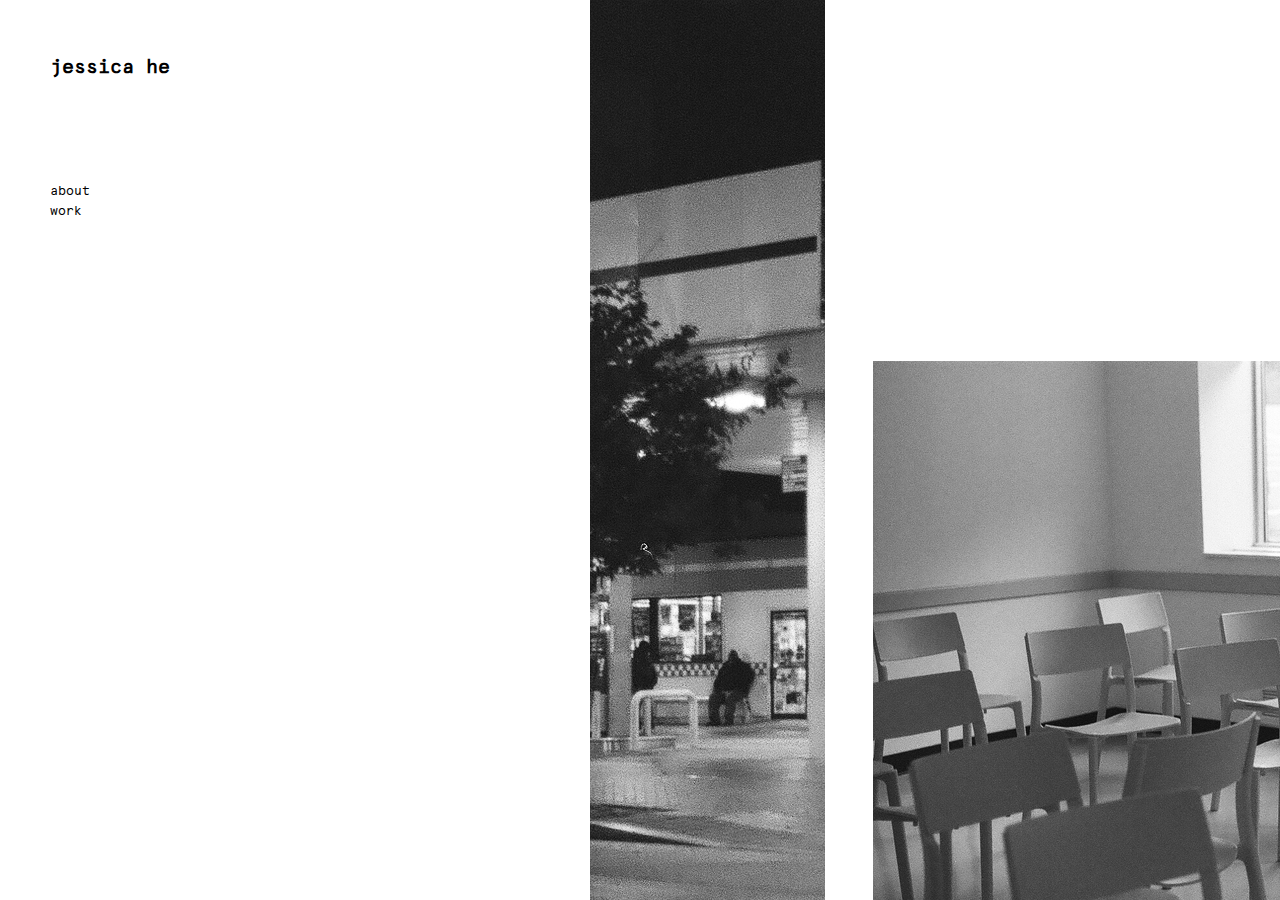
<file: index.html>
<!DOCTYPE html>
<head>
	<title>jessica he</title>

	<meta name="viewport" content="width=device-width, initial-scale=1">

	<link rel="stylesheet" text="text/css" href="index.css">

	<style type="text/css" media="all">@import url("apercu_mono.css");</style>
</head>
<body>

<div class="left">

<!--sidebar-->

	<div class="sidebar">
		<h1><a href="index.html">jessica he</a></h1>
		<div class="menu">
			<p><a href="about.html">about</a></p>
			<button class="dropdown-btn">work</button>

<!--pages-->

				<div class="work-dropdown">
					<p><a href="design.html">design</a>
					<p><a href="illustration.html">illustration</a>
					<p><a href="photography.html">photography</a>
				</div>
		</div>
	</div>

<!--footer
	<div class="footer">
		<p>2019
	</div>
-->

</div>

<!--main-->

	<div class="wrapper">
		<img src="strip.jpg">&nbsp;&nbsp;&nbsp;&nbsp;&nbsp;
		<img src="chairs.jpg">
	</div>

<!--javascript-->

	<script>
		var dropdown = document.getElementsByClassName("dropdown-btn");
		var i;
		for (i = 0; i < dropdown.length; i++) {
			dropdown[i].addEventListener("click", function() {
		this.classList.toggle("active");
		var dropdownContent = this.nextElementSibling;
		if (dropdownContent.style.display === "block") {
      dropdownContent.style.display = "none";
    } else {
      dropdownContent.style.display = "block";
    }
  });
}
	</script>
</body>
</html>
</file>
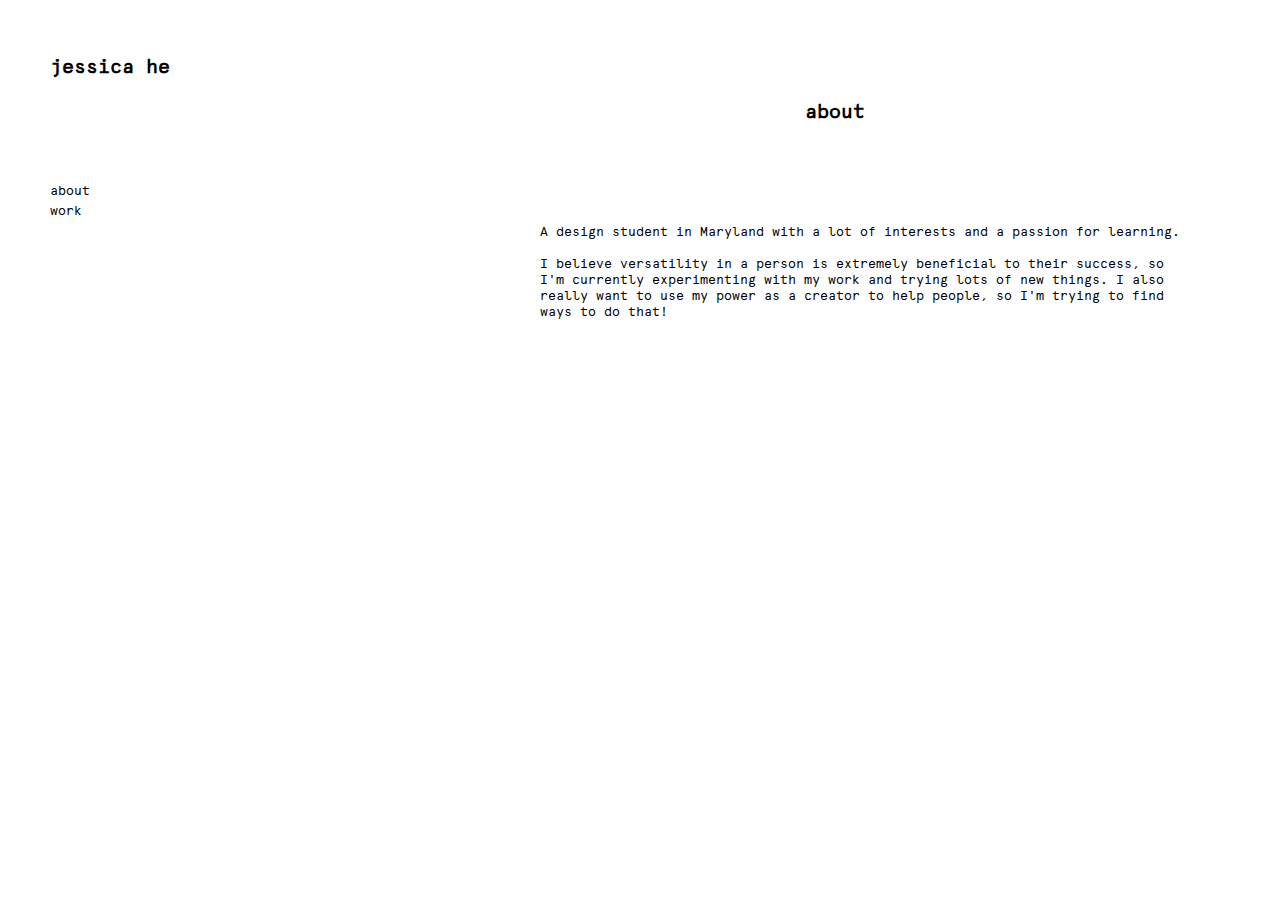
<file: about.html>
<!DOCTYPE html>
<head>
	<title>jessica he / about</title>

	<meta name="viewport" content="width=device-width, initial-scale=1">

	<link rel="stylesheet" text="text/css" href="about.css">

	<style type="text/css" media="all">@import url("apercu_mono.css");</style>
</head>
<body>
<!--sidebar-->

	<div class="sidebar">
		<h1><a href="index.html">jessica he</a></h1>
		<div class="menu">
			<p><a href="about.html">about</a></p>
			<button class="dropdown-btn">work</button>

<!--pages-->

				<div class="work-dropdown">
					<p><a href="design.html">design</a>
					<p><a href="illustration.html">illustration</a>
					<p><a href="photography.html">photography</a>
				</div>
		</div>
	</div>

<!--about-->

	<div class="wrapper">
		<div class="about">
			<h1><center>about</center></h1>
			<p>A design student in Maryland with a lot of interests and a passion for learning.</p>
			<br>I believe versatility in a person is extremely beneficial to their success, so I'm currently experimenting with my work and trying lots of new things. I also really want to use my power as a creator to help people, so I'm trying to find ways to do that!</p>
		</div>
		<!-- <br><a href="now.html">what I'm up to now</a> -->
	</div>

<!--javascript-->

	<script>
		var dropdown = document.getElementsByClassName("dropdown-btn");
		var i;
		for (i = 0; i < dropdown.length; i++) {
			dropdown[i].addEventListener("click", function() {
		this.classList.toggle("active");
		var dropdownContent = this.nextElementSibling;
		if (dropdownContent.style.display === "block") {
      dropdownContent.style.display = "none";
    } else {
      dropdownContent.style.display = "block";
    }
  });
}
	</script>
	
</body>
</html>
</file>
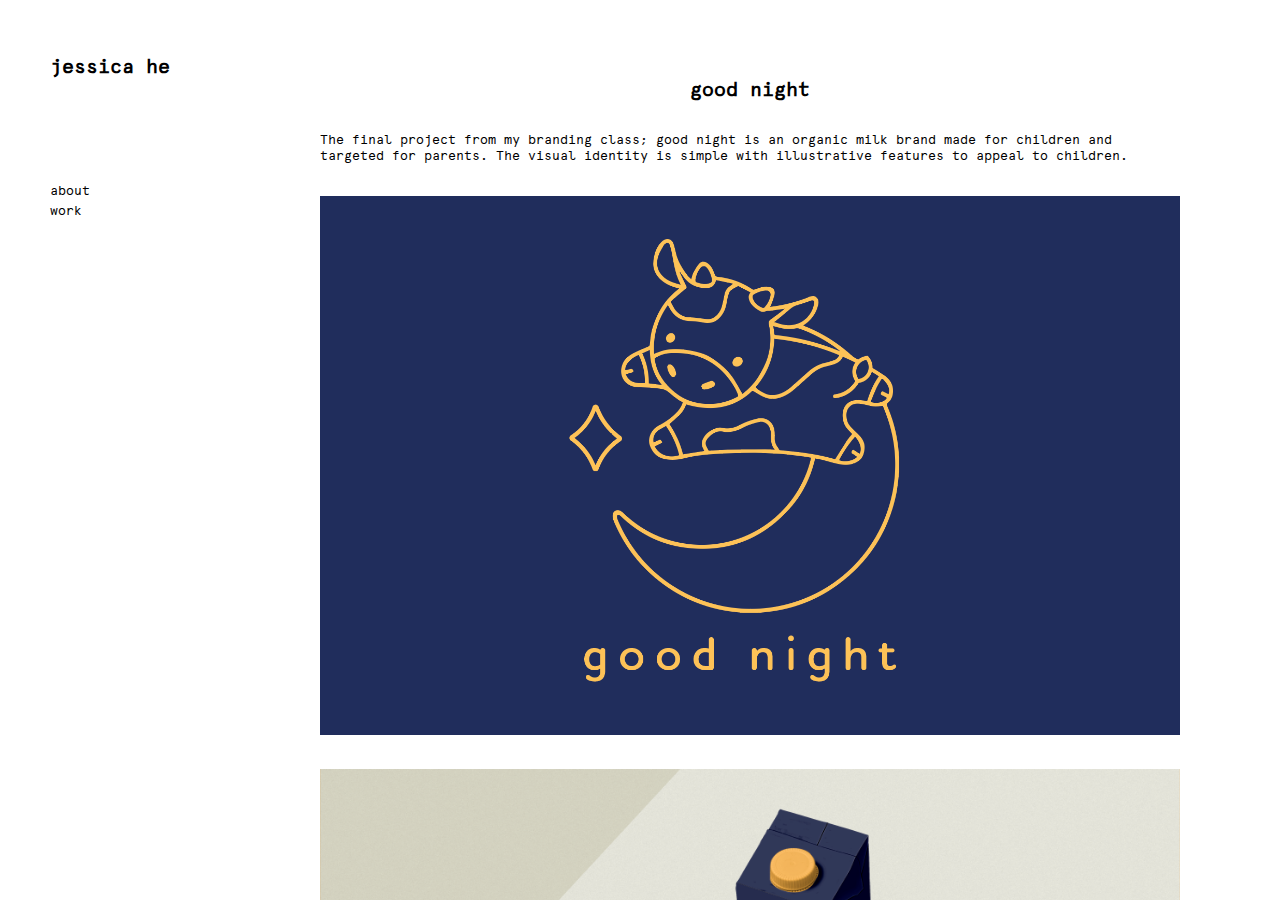
<file: good-night.html>
<!DOCTYPE html>
<head>
	<title>jessica he / good night</title>

	<meta name="viewport" content="width=device-width, initial-scale=1">

	<link rel="stylesheet" text="text/css" href="good-night.css">

	<style type="text/css" media="all">@import url("apercu_mono.css");</style>
</head>
<body>

<!--sidebar-->

	<div class="sidebar">
		<h1><a href="index.html">jessica he</a></h1>
		<div class="menu">
			<p><a href="about.html">about</a></p>
			<button class="dropdown-btn">work</button>

<!--pages-->

				<div class="work-dropdown">
					<p><a href="design.html">design</a>
					<p><a href="illustration.html">illustration</a>
					<p><a href="photography.html">photography</a>
				</div>
		</div>
	</div>

<!--main-->

	<div class="wrapper">
		<div class="column1">
			<br>
			<br>
			<br>
			<h2>good night</h2>
			<p>The final project from my branding class; good night is an organic milk brand made for children and targeted for parents. The visual identity is simple with illustrative features to appeal to children.
			<br>
			<br>
			<br>
			<img src="good night/goodnightlogo.png">
			<img src="good night/milk_mock.png">
			<img src="good night/milk_web_01.png">
			<img src="good night/devices.png">
			<hr>
			<h2>research & process</h2>
			<br>
			<img src="good night/gn-1.png">
			<img src="good night/gn-2.png">
			<img src="good night/gn-3.png">
			<img src="good night/gn-4.png">
			<img src="good night/gn-5.png">
			<img src="good night/gn-6.png">
		</div>
	</div>

<!--javascript-->

	<script>
		var dropdown = document.getElementsByClassName("dropdown-btn");
		var i;
		for (i = 0; i < dropdown.length; i++) {
			dropdown[i].addEventListener("click", function() {
		this.classList.toggle("active");
		var dropdownContent = this.nextElementSibling;
		if (dropdownContent.style.display === "block") {
      dropdownContent.style.display = "none";
    } else {
      dropdownContent.style.display = "block";
    }
  });
}
	</script>
</body>
</html>
</file>
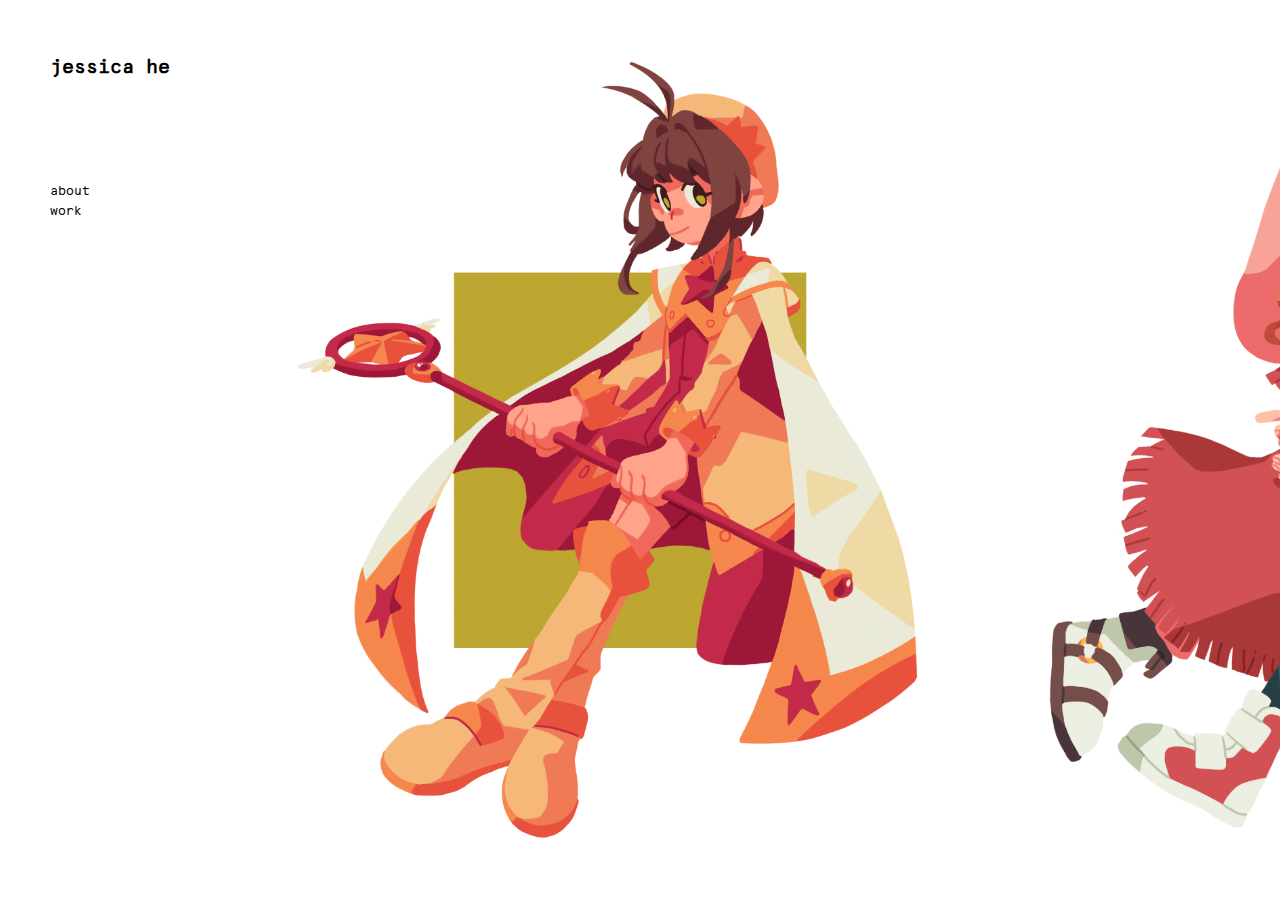
<file: illustration.html>
<!DOCTYPE html>
<head>
	<title>jessica he</title>

	<meta name="viewport" content="width=device-width, initial-scale=1">

	<link rel="stylesheet" text="text/css" href="digital.css">

	<style type="text/css" media="all">@import url("apercu_mono.css");</style>
</head>
<body>

<!--sidebar-->

	<div class="sidebar">
		<h1><a href="index.html">jessica he</a></h1>
		<div class="menu">
			<p><a href="about.html">about</a></p>
			<button class="dropdown-btn">work</button>

<!--pages-->

				<div class="work-dropdown">
					<p><a href="design.html">design</a>
					<p><a href="illustration.html">illustration</a>
					<p><a href="photography.html">photography</a>
				</div>
		</div>
	</div>

<!--main-->

	<div class="wrapper">
		<div class="scroll-column">
			<img src="illustration/illus_01.png">
			<img src="illustration/illus_02.png">
			<img src="illustration/illus_03.png">
			<img src="illustration/illus_04.png">
			<img src="illustration/illus_05.png">
		</div>
	</div>

<!--javascript-->

	<script>
		var dropdown = document.getElementsByClassName("dropdown-btn");
		var i;
		for (i = 0; i < dropdown.length; i++) {
			dropdown[i].addEventListener("click", function() {
		this.classList.toggle("active");
		var dropdownContent = this.nextElementSibling;
		if (dropdownContent.style.display === "block") {
      dropdownContent.style.display = "none";
    } else {
      dropdownContent.style.display = "block";
    }
  });
}
	</script>
</body>
</html>
</file>
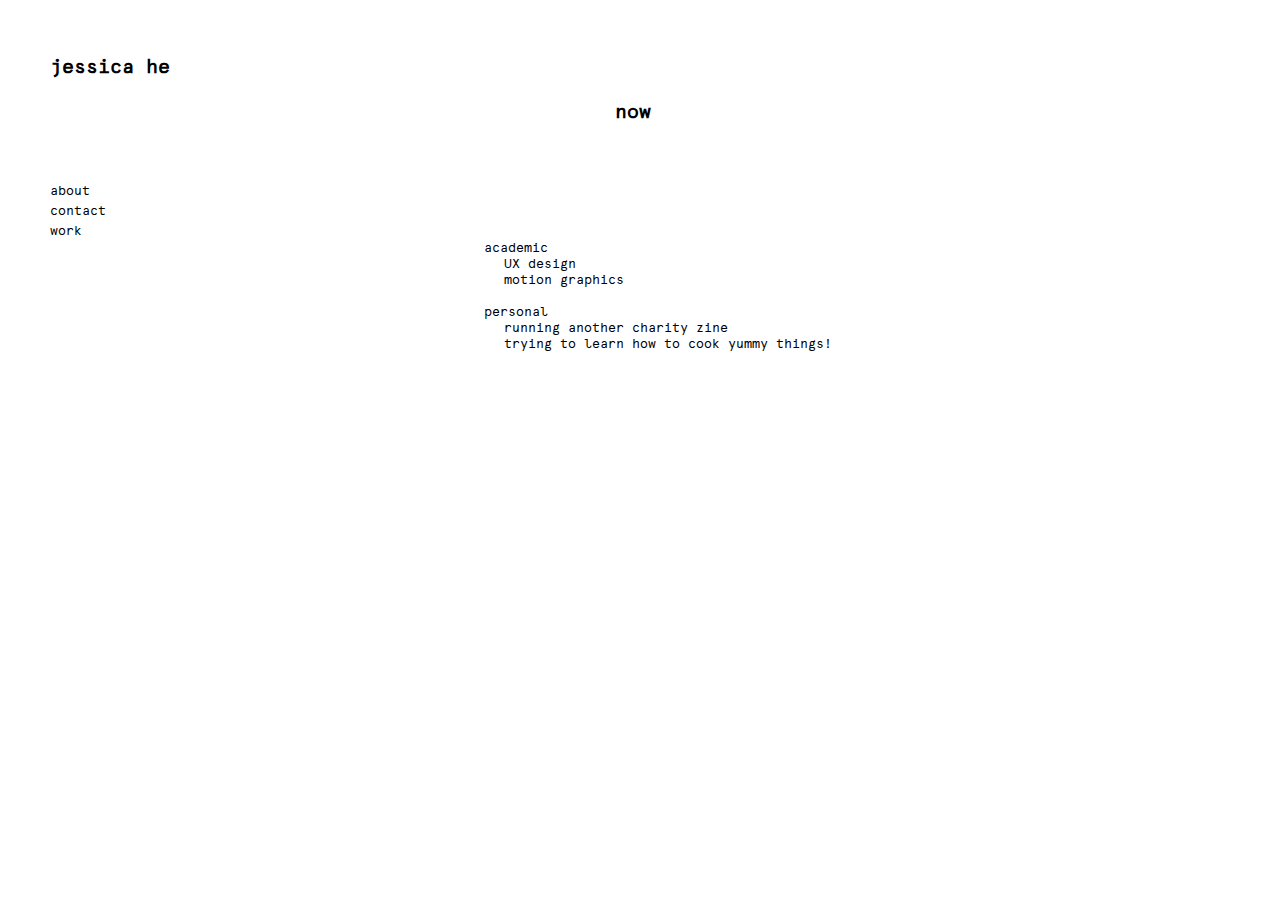
<file: now.html>
<!DOCTYPE html>
<head>
	<title>jessica he</title>

	<meta name="viewport" content="width=device-width, initial-scale=1">

	<link rel="stylesheet" text="text/css" href="now.css">

	<style type="text/css" media="all">@import url("apercu_mono.css");</style>
</head>
<body>

<!--sidebar-->

	<div class="sidebar">
		<h1><a href="index.html">jessica he</a></h1>
		<div class="menu">
			<p><a href="about.html">about</a></p>
			<p><a href="contact.html">contact</a></p>
			<button class="dropdown-btn">work</button>

<!--pages-->

				<div class="work-dropdown">
					<p><a href="design.html">design</a>
					<p><a href="illustration.html">illustration</a>
					<p><a href="photography.html">photography</a>
				</div>
		</div>
	</div>

<!--now-->

	<div class="wrapper">
		<div class="now">
			<h1><center>now</center></h1>
			<br>academic
			<ul>
				<li>UX design</li>
				<li>motion graphics</li>
			</ul>
			<br>personal
			<ul>
				<li>running another charity zine</li>
				<li>trying to learn how to cook yummy things!</li>
			</ul>
		</div>
	</div>

<!--javascript-->

	<script>
		var dropdown = document.getElementsByClassName("dropdown-btn");
		var i;
		for (i = 0; i < dropdown.length; i++) {
			dropdown[i].addEventListener("click", function() {
		this.classList.toggle("active");
		var dropdownContent = this.nextElementSibling;
		if (dropdownContent.style.display === "block") {
      dropdownContent.style.display = "none";
    } else {
      dropdownContent.style.display = "block";
    }
  });
}
	</script>

</body>
</html>
</file>
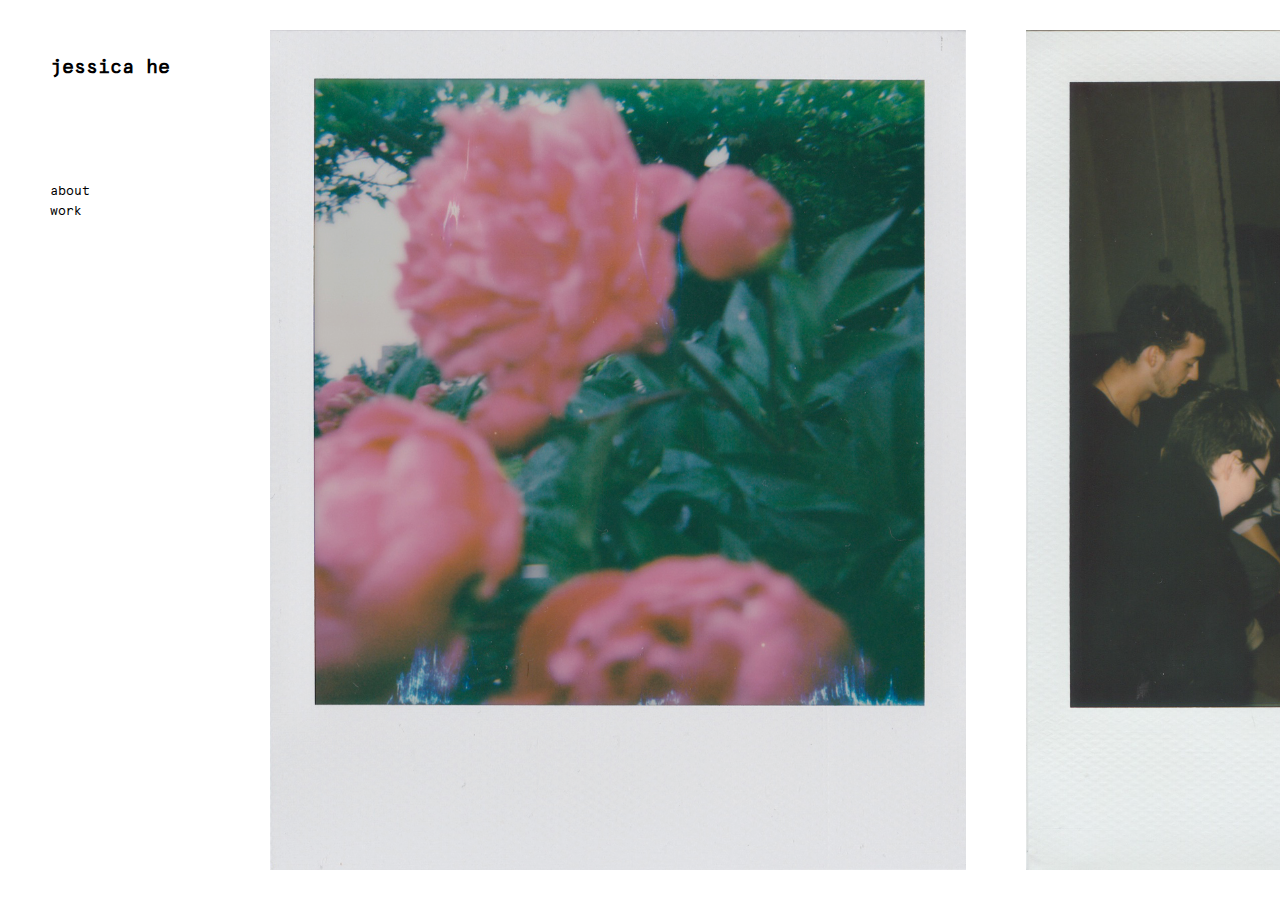
<file: polaroid.html>
<!DOCTYPE html>
<head>
	<title>jessica he</title>

	<meta name="viewport" content="width=device-width, initial-scale=1">

	<link rel="stylesheet" text="text/css" href="polaroid.css">

	<style type="text/css" media="all">@import url("apercu_mono.css");</style>
</head>
<body>

<!--sidebar-->

	<div class="sidebar">
		<h1><a href="index.html">jessica he</a></h1>
		<div class="menu">
			<p><a href="about.html">about</a></p>
			<button class="dropdown-btn">work</button>

<!--pages-->

				<div class="work-dropdown">
					<p><a href="design.html">design</a>
					<p><a href="illustration.html">illustration</a>
					<p><a href="photography.html">photography</a>
				</div>
		</div>
	</div>

<!--main-->

	<div class="wrapper">
		<div class="scroll-column">
			<img src="polaroid/2017-09-23-1 copy.jpg">
			<img src="polaroid/2017-10-03-01 copy.png">
			<img src="polaroid/2017-10-04-02 copy.png">
			<img src="polaroid/2017-12-16-01 copy.jpg">
			<img src="polaroid/2018-01-23-01 copy.jpg">
			<img src="polaroid/2018-01-25-01 copy.jpg">
			<img src="polaroid/2018-01-27-04 copy.jpg">
			<img src="polaroid/2018-03-09-02 copy.jpg">
			<img src="polaroid/2018-07-05-01 copy.jpg">
			<img src="polaroid/2018-07-12_03 copy.jpg">
			<img src="polaroid/2018-07-12-01 copy.jpg">
			<img src="polaroid/2018-07-12-02 copy.jpg">
			<img src="polaroid/2018-07-12-05 copy.jpg">
			<img src="polaroid/2018-07-18-03 copy.jpg">
			<img src="polaroid/2018-08-09-01 copy.jpg">
			<img src="polaroid/2018-08-17-01 copy.jpg">
			<img src="polaroid/2018-08-18-02 copy.jpg">
			<img src="polaroid/2018-08-18-01 copy.jpg">
			<img src="polaroid/2018-09-03-01.jpg">
			<img src="polaroid/2019-04-06_05 copy.jpg">
			<img src="polaroid/2019-04-06_06 copy.jpg">
			<img src="polaroid/2019-05-03-02 copy.jpg">
			<img src="polaroid/2019-05-03-03 copy.jpg">
			<img src="polaroid/2019-05-03-05 copy.jpg">
		</div>
	</div>

<!--javascript-->

	<script>
		var dropdown = document.getElementsByClassName("dropdown-btn");
		var i;
		for (i = 0; i < dropdown.length; i++) {
			dropdown[i].addEventListener("click", function() {
		this.classList.toggle("active");
		var dropdownContent = this.nextElementSibling;
		if (dropdownContent.style.display === "block") {
      dropdownContent.style.display = "none";
    } else {
      dropdownContent.style.display = "block";
    }
  });
}
	</script>
</body>
</html>
</file>
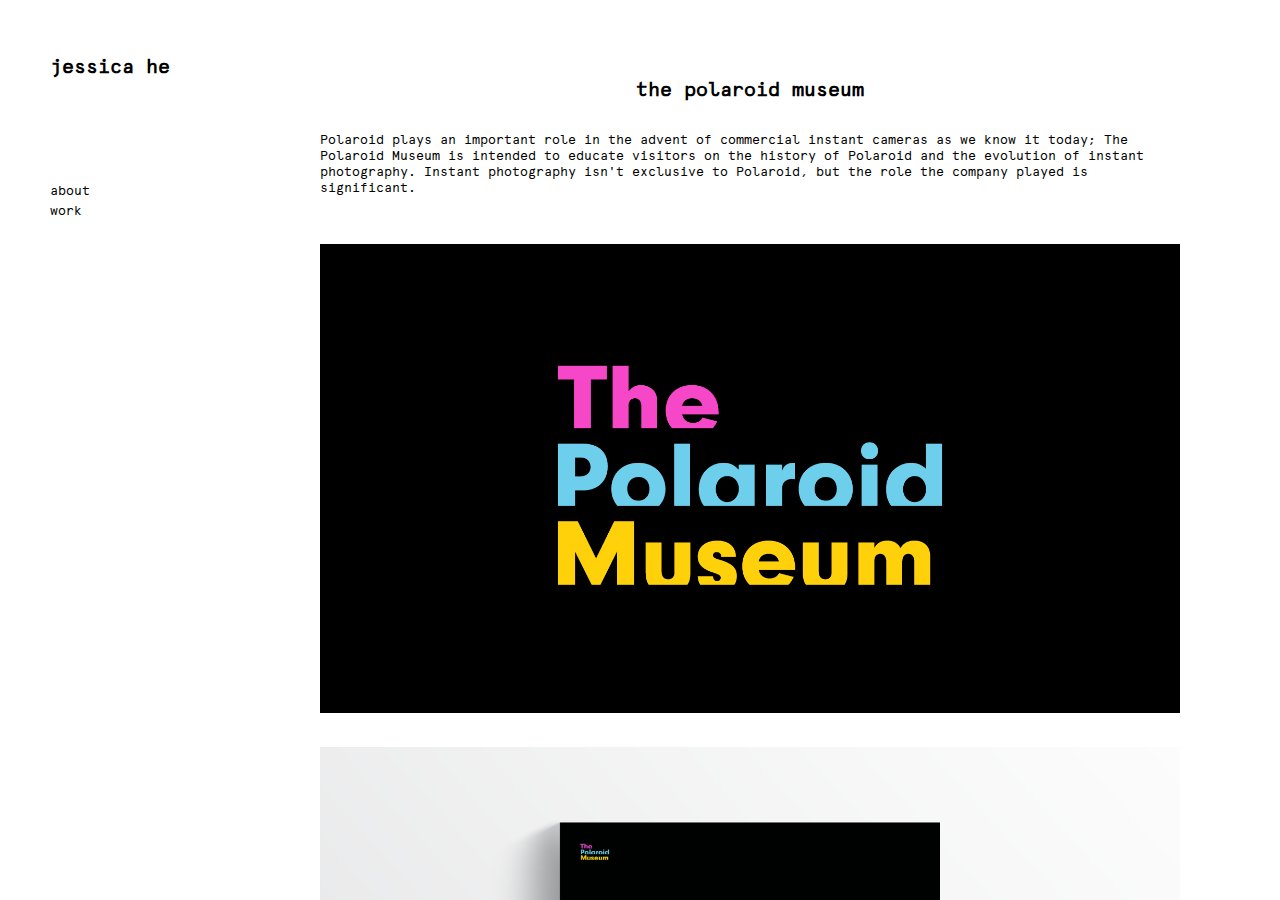
<file: polaroidmuseum.html>
<!DOCTYPE html>
<head>
	<title>jessica he / the polaroid museum</title>

	<meta name="viewport" content="width=device-width, initial-scale=1">

	<link rel="stylesheet" text="text/css" href="good-night.css">

	<style type="text/css" media="all">@import url("apercu_mono.css");</style>
</head>
<body>

<!--sidebar-->

	<div class="sidebar">
		<h1><a href="index.html">jessica he</a></h1>
		<div class="menu">
			<p><a href="about.html">about</a></p>
			<button class="dropdown-btn">work</button>

<!--pages-->

				<div class="work-dropdown">
					<p><a href="design.html">design</a>
					<p><a href="illustration.html">illustration</a>
					<p><a href="photography.html">photography</a>
				</div>
		</div>
	</div>

<!--main-->

	<div class="wrapper">
		<div class="column1">
			<br>
			<br>
			<br>
			<h2>the polaroid museum</h2>
			<p>Polaroid plays an important role in the advent of commercial instant cameras as we know it today; The Polaroid Museum is intended to educate visitors on the history of Polaroid and the evolution of instant photography. Instant photography isn't exclusive to Polaroid, but the role the company played is significant.</p>
			<br>
			<br>
			<br>
			<img src="Museum/branding_pm_logo.png">
			<img src="Museum/branding_poster.png">
			<img src="Museum/branding_brochure.png">
			<img src="Museum/branding_brochure_01.png">
			<img src="Museum/branding_brochure_02.png">
			<img src="Museum/collateral.png">
			<hr>
			<h2>research & process</h2>
			<br>
			<img src="Museum/pm-1.png">
			<img src="Museum/pm-2.png">
			<img src="Museum/pm-3.png">
			<img src="Museum/pm-4.png">
			<img src="Museum/pm-5.png">
		</div>
	</div>

<!--javascript-->

	<script>
		var dropdown = document.getElementsByClassName("dropdown-btn");
		var i;
		for (i = 0; i < dropdown.length; i++) {
			dropdown[i].addEventListener("click", function() {
		this.classList.toggle("active");
		var dropdownContent = this.nextElementSibling;
		if (dropdownContent.style.display === "block") {
      dropdownContent.style.display = "none";
    } else {
      dropdownContent.style.display = "block";
    }
  });
}
	</script>
</body>
</html>
</file>
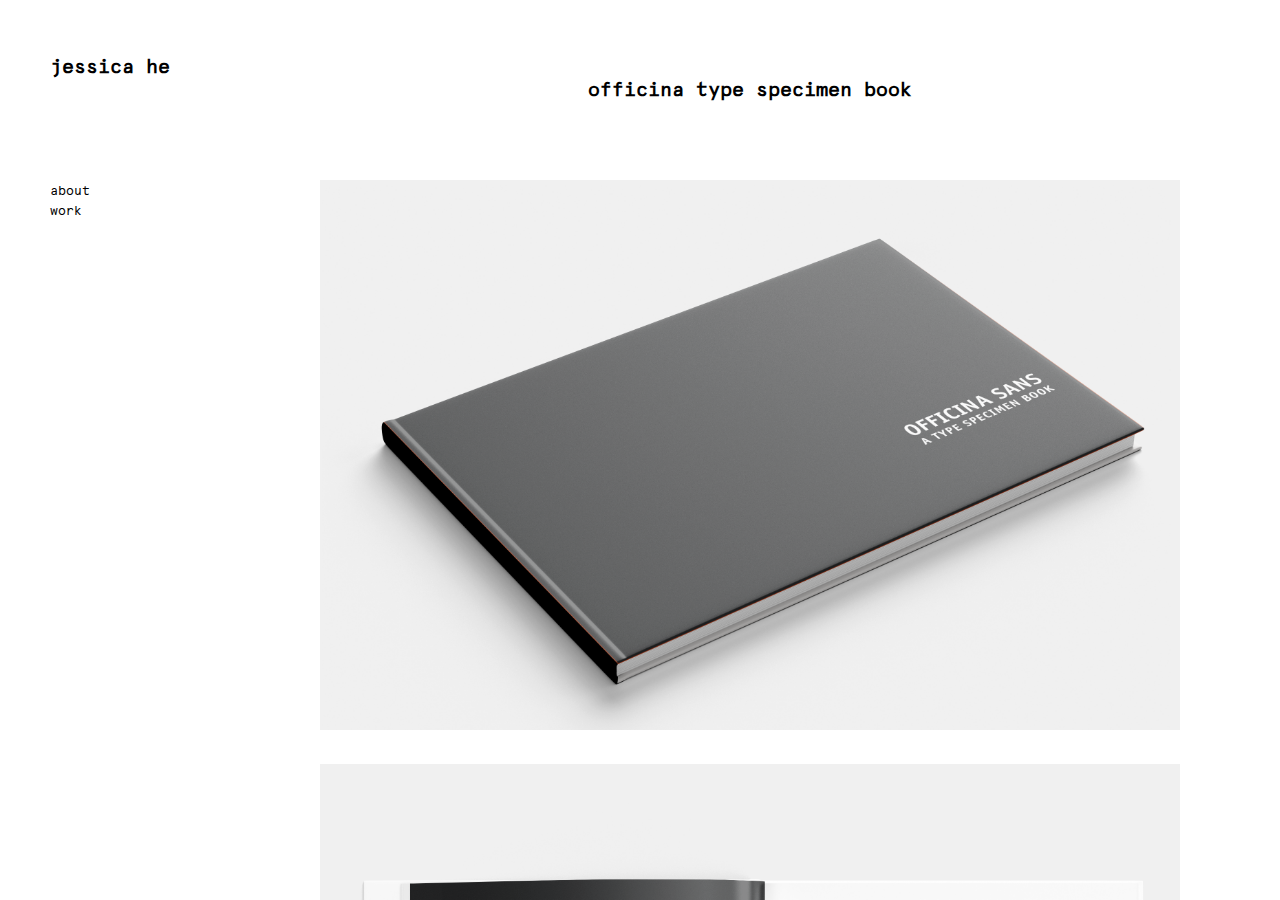
<file: typespecimen.html>
<!DOCTYPE html>
<head>
	<title>jessica he / officina type specimen book</title>

	<meta name="viewport" content="width=device-width, initial-scale=1">

	<link rel="stylesheet" text="text/css" href="good-night.css">

	<style type="text/css" media="all">@import url("apercu_mono.css");</style>
</head>
<body>

<!--sidebar-->

	<div class="sidebar">
		<h1><a href="index.html">jessica he</a></h1>
		<div class="menu">
			<p><a href="about.html">about</a></p>
			<button class="dropdown-btn">work</button>

<!--pages-->

				<div class="work-dropdown">
					<p><a href="design.html">design</a>
					<p><a href="illustration.html">illustration</a>
					<p><a href="photography.html">photography</a>
				</div>
		</div>
	</div>

<!--main-->

	<div class="wrapper">
		<div class="column1">
			<br>
			<br>
			<br>
			<h2>officina type specimen book</h2>
			<br>
			<br>
			<br>
			<img src="type specimen/specimen_01.png">
			<img src="type specimen/specimen_02.png">
			<img src="type specimen/specimen_03.png">
			<img src="type specimen/specimen_04.png">
			<img src="type specimen/specimen_05.png">
			<hr>
		</div>
	</div>

<!--javascript-->

	<script>
		var dropdown = document.getElementsByClassName("dropdown-btn");
		var i;
		for (i = 0; i < dropdown.length; i++) {
			dropdown[i].addEventListener("click", function() {
		this.classList.toggle("active");
		var dropdownContent = this.nextElementSibling;
		if (dropdownContent.style.display === "block") {
      dropdownContent.style.display = "none";
    } else {
      dropdownContent.style.display = "block";
    }
  });
}
	</script>
</body>
</html>
</file>
<file: index.css>
* {
	margin:0px;
	padding:0px;
}

body {
	font-family:"apercu mono";
	display:flex;
}

.left {
	display:flex;
	flex-direction:column;
}

/*.footer {
	font-size:0.5em;
	padding:50px;
	position:absolute;
	bottom:0;
}*/

.sidebar {
	margin:50px;
	width:70%;
	z-index:999;
	background:white;
}

.work-dropdown {
	display:none;
	margin-left:15px;
	animation-name:fade;
	animation-duration: 0.3s;
}

h1 {
	font-size:1.5em;
	max-width:100%;
	margin-bottom:100px;
	margin-right:50px;
}

a, .dropdown-btn {
	font-family:"apercu mono";
	font-size:0.8em;
	text-decoration:none;
	color:black;
	border:none;
	background:none;
	outline:none;
}

a:hover, .dropdown-btn:hover {
	text-decoration:underline;
	color:black;
	outline:none;
}

@keyframes fade {
	0% {opacity:0;}
	100% {opacity:1;}
}

.wrapper {
	position:fixed;
	right:0;
	font-size:0.8em;
	overflow:hidden;
}

/*.column1 {
	overflow:scroll;
	height:100vh;
	width:100%;
	margin-right:50px;
}

.column1 img {
	max-width:100%;
}

.column1::-webkit-scrollbar { 
    display: none; 
}

.column2 {
	overflow:scroll;
	height:100vh;
	margin-right:50px;
	width:100%;
}

.column2 img {
	max-width:100%;
}

.column2::-webkit-scrollbar { 
    display: none; 
}*/

@media (max-width:800px) {
	* {
	margin:0px;
	padding:0px;
}

body {
	font-family:"apercu mono";
	display:flex;
}

.left {
	display:flex;
	flex-direction:column;
}

.sidebar {
	margin:50px;
	width:70%;
	z-index:999;
}

.work-dropdown {
	display:none;
	margin-left:15px;
	animation-name:fade;
	animation-duration: 0.3s;
}

h1 {
	font-size:1.5em;
	max-width:100%;
	margin-bottom:100px;
	margin-right:50px;
}

a, .dropdown-btn {
	font-family:"apercu mono";
	font-size:0.8em;
	text-decoration:none;
	color:black;
	border:none;
	background:none;
	outline:none;
}

a:hover, .dropdown-btn:hover {
	text-decoration:underline;
	color:black;
	outline:none;
}

@keyframes fade {
	0% {opacity:0;}
	100% {opacity:1;}
}

.wrapper {
	position:fixed;
	right:0;
	font-size:0.8em;
	overflow:hidden;
	max-width:50%;
}
}

@media (max-width:300px) {
	
}
</file>
<file: about.css>
* {
	margin:0px;
	padding:0px;
}

body {
	font-family:"apercu mono";
	display:flex;
}

.sidebar {
	margin:50px;
	width:70%;
}

.work-dropdown {
	display:none;
	margin-left:15px;
	animation-name:fade;
	animation-duration: 0.3s;
}

h1 {
	font-size:1.5em;
	max-width:100%;
	margin-bottom:100px;
	margin-right:50px;
}

a, .dropdown-btn {
	font-family:"apercu mono";
	font-size:0.8em;
	text-decoration:none;
	color:black;
	border:none;
	background:none;
	outline:none;
}

a:hover, .dropdown-btn:hover {
	text-decoration:underline;
	color:black;
	outline:none;
}

@keyframes fade {
	0% {opacity:0;}
	100% {opacity:1;}
}

.wrapper {
	display:flex;
	flex-direction:column;
	max-width:50%;
	margin:100px 100px 0px 0px;
}

.about {
	font-size:0.8em;
}
</file>
<file: good-night.css>
* {
	margin:0px;
	padding:0px;
}

body {
	font-family:"apercu mono";
	display:flex;
}

.sidebar {
	margin:50px;
	width:70%;
}

.work-dropdown {
	display:none;
	margin-left:15px;
	animation-name:fade;
	animation-duration: 0.3s;
}

hr {
	margin:20px 0px 50px 0px;
}

h1 {
	font-size:1.5em;
	max-width:100%;
	margin-bottom:100px;
}

h2 {
	text-align:center;
	margin-bottom:30px;
	margin-top:30px;
}

a, .dropdown-btn {
	font-family:"apercu mono";
	font-size:0.8em;
	text-decoration:none;
	color:black;
	border:none;
	background:none;
	outline:none;
}

a:hover, .dropdown-btn:hover {
	text-decoration:underline;
	color:black;
	outline:none;
}

@keyframes fade {
	0% {opacity:0;}
	100% {opacity:1;}
}

.wrapper {
	display:flex;
	max-width:75%;
	font-size:0.8em;
	overflow:scroll;
}

.column1 {
	/*overflow:scroll;*/
	height:100vh;
	width:100%;
	margin-right:100px;
}

.column1 img {
	max-width:100%;
	margin-bottom:30px;
}

.column1::-webkit-scrollbar { 
    display: none; 
}
</file>
<file: digital.css>
* {
	margin:0px;
	padding:0px;
}

body {
	font-family:"apercu mono";
	display:flex;
}

.sidebar {
	width:170px;
	/*position: -webkit-sticky;
    position: sticky;*/
    position:fixed;
    left: 0;
    background:white;
    padding:50px;
    z-index:999;
    height:100vh;
}

.work-dropdown {
	display:none;
	margin-left:15px;
	animation-name:fade;
	animation-duration: 0.3s;
}

h1 {
	font-size:1.5em;
	max-width:100%;
	margin-bottom:100px;
	margin-right:50px;
}

a, .dropdown-btn {
	font-family:"apercu mono";
	font-size:0.8em;
	text-decoration:none;
	color:black;
	border:none;
	background:none;
	outline:none;
}

a:hover, .dropdown-btn:hover {
	text-decoration:underline;
	color:black;
	outline:none;
}

@keyframes fade {
	0% {opacity:0;}
	100% {opacity:1;}
}

.wrapper {
	display:flex;
	flex-wrap:nowrap;
	max-width:78%;
	font-size:0.8em;
	margin-left:240px;
}

.scroll-column {
	display:flex;
	height:100vh;
	width:100%;
}

.scroll-column img {
	max-height:100%;
	padding:30px;
}
</file>
<file: now.css>
* {
	margin:0px;
	padding:0px;
}

body {
	font-family:"apercu mono";
	display:flex;
}

.sidebar {
	margin:50px;
	width:30%;
}

.work-dropdown {
	display:none;
	margin-left:15px;
	animation-name:fade;
	animation-duration: 0.3s;
}

h1 {
	font-size:1.5em;
	max-width:100%;
	margin-bottom:100px;
	margin-right:50px;
}

a, .dropdown-btn {
	font-family:"apercu mono";
	font-size:0.8em;
	text-decoration:none;
	color:black;
	border:none;
	background:none;
	outline:none;
}

a:hover, .dropdown-btn:hover {
	text-decoration:underline;
	color:black;
	outline:none;
}

@keyframes fade {
	0% {opacity:0;}
	100% {opacity:1;}
}

.wrapper {
	display:flex;
	flex-direction:column;
	margin:100px 100px 0px 0px;
}

.now {
	font-size:0.8em;
}

ul {
	list-style-type:none;
	margin-left:20px;
}
</file>
<file: polaroid.css>
* {
	margin:0px;
	padding:0px;
}

body {
	font-family:"apercu mono";
	display:flex;
}

.sidebar {
	width:170px;
	/*position: -webkit-sticky;
    position: sticky;*/
    position:fixed;
    left: 0;
    background:white;
    padding:50px;
    z-index:999;
    height:100vh;
}

.work-dropdown {
	display:none;
	margin-left:15px;
	animation-name:fade;
	animation-duration: 1s;
}

h1 {
	font-size:1.5em;
	max-width:100%;
	margin-bottom:100px;
	margin-right:50px;
}

a, .dropdown-btn {
	font-family:"apercu mono";
	font-size:0.8em;
	text-decoration:none;
	color:black;
	border:none;
	background:none;
	outline:none;
}

a:hover, .dropdown-btn:hover {
	text-decoration:underline;
	color:black;
	outline:none;
}

@keyframes fade {
	0% {opacity:0;}
	100% {opacity:1;}
}

.wrapper {
	display:flex;
	flex-wrap:nowrap;
	max-width:78%;
	font-size:0.8em;
	margin-left:240px;
}

.scroll-column {
	display:flex;
	height:100vh;
	width:100%;
}

.scroll-column img {
	max-height:100%;
	padding:30px;
}
</file>
